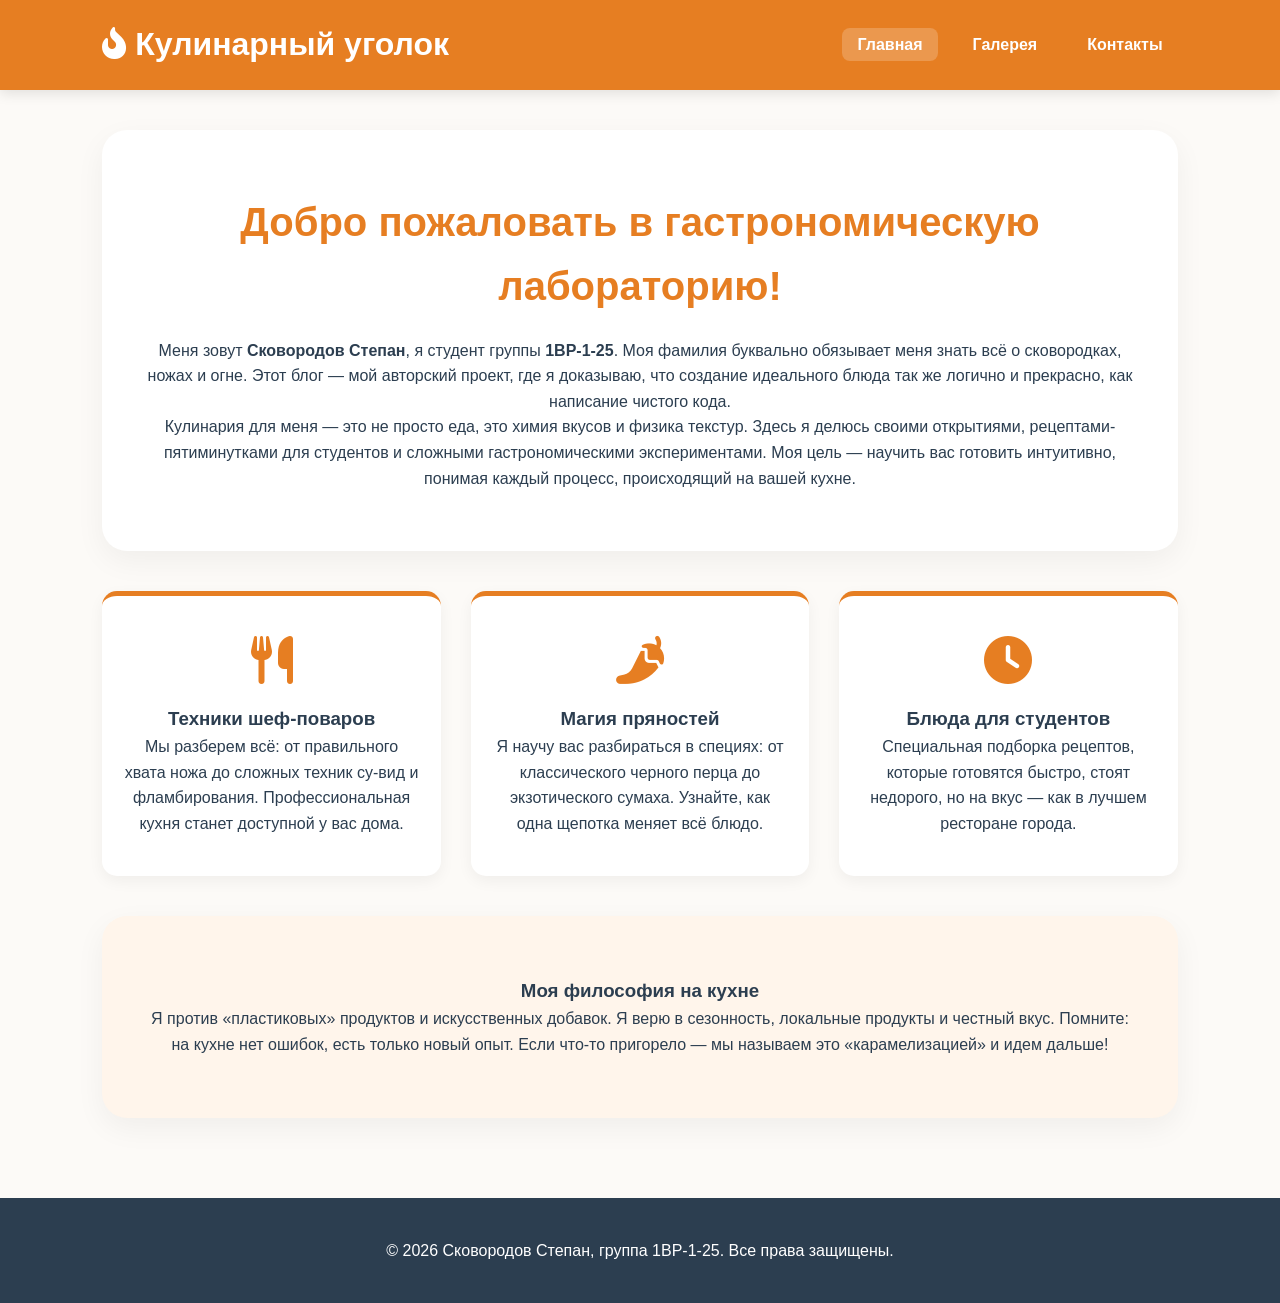
<file: index.html>
<!DOCTYPE html>
<html lang="ru">
<head>
    <meta charset="UTF-8">
    <meta name="viewport" content="width=device-width, initial-scale=1.0">
    <title>Главная — Сковородов Степан</title>
    <link rel="stylesheet" href="style.css">
    <link rel="stylesheet" href="https://cdnjs.cloudflare.com/ajax/libs/font-awesome/6.4.0/css/all.min.css">
</head>
<body>
    <header class="main-header">
        <div class="logo">
            <h1><i class="fas fa-fire-alt"></i> Кулинарный уголок</h1>
        </div>
        <nav class="main-nav">
            <ul class="nav-links">
                <li><a href="index.html" class="active">Главная</a></li>
                <li><a href="gallery.html">Галерея</a></li>
                <li><a href="contacts.html">Контакты</a></li>
            </ul>
        </nav>
    </header>
    <main>
        <section class="hero">
            <h2>Добро пожаловать в гастрономическую лабораторию!</h2>
            <p>Меня зовут <strong>Сковородов Степан</strong>, я студент группы <strong>1ВР-1-25</strong>. Моя фамилия буквально обязывает меня знать всё о сковородках, ножах и огне. Этот блог — мой авторский проект, где я доказываю, что создание идеального блюда так же логично и прекрасно, как написание чистого кода.</p>
            <p>Кулинария для меня — это не просто еда, это химия вкусов и физика текстур. Здесь я делюсь своими открытиями, рецептами-пятиминутками для студентов и сложными гастрономическими экспериментами. Моя цель — научить вас готовить интуитивно, понимая каждый процесс, происходящий на вашей кухне.</p>
        </section>
        <section class="features-grid">
            <div class="feature-card">
                <i class="fas fa-utensils"></i>
                <h3>Техники шеф-поваров</h3>
                <p>Мы разберем всё: от правильного хвата ножа до сложных техник су-вид и фламбирования. Профессиональная кухня станет доступной у вас дома.</p>
            </div>
            <div class="feature-card">
                <i class="fas fa-pepper-hot"></i>
                <h3>Магия пряностей</h3>
                <p>Я научу вас разбираться в специях: от классического черного перца до экзотического сумаха. Узнайте, как одна щепотка меняет всё блюдо.</p>
            </div>
            <div class="feature-card">
                <i class="fas fa-clock"></i>
                <h3>Блюда для студентов</h3>
                <p>Специальная подборка рецептов, которые готовятся быстро, стоят недорого, но на вкус — как в лучшем ресторане города.</p>
            </div>
        </section>
        <section class="hero" style="margin-top: 40px; background: #fff5eb;">
            <h3>Моя философия на кухне</h3>
            <p>Я против «пластиковых» продуктов и искусственных добавок. Я верю в сезонность, локальные продукты и честный вкус. Помните: на кухне нет ошибок, есть только новый опыт. Если что-то пригорело — мы называем это «карамелизацией» и идем дальше!</p>
        </section>
    </main>
    <footer>
        <p>© 2026 Сковородов Степан, группа 1ВР-1-25. Все права защищены.</p>
    </footer>
</body>
</html>
</file>
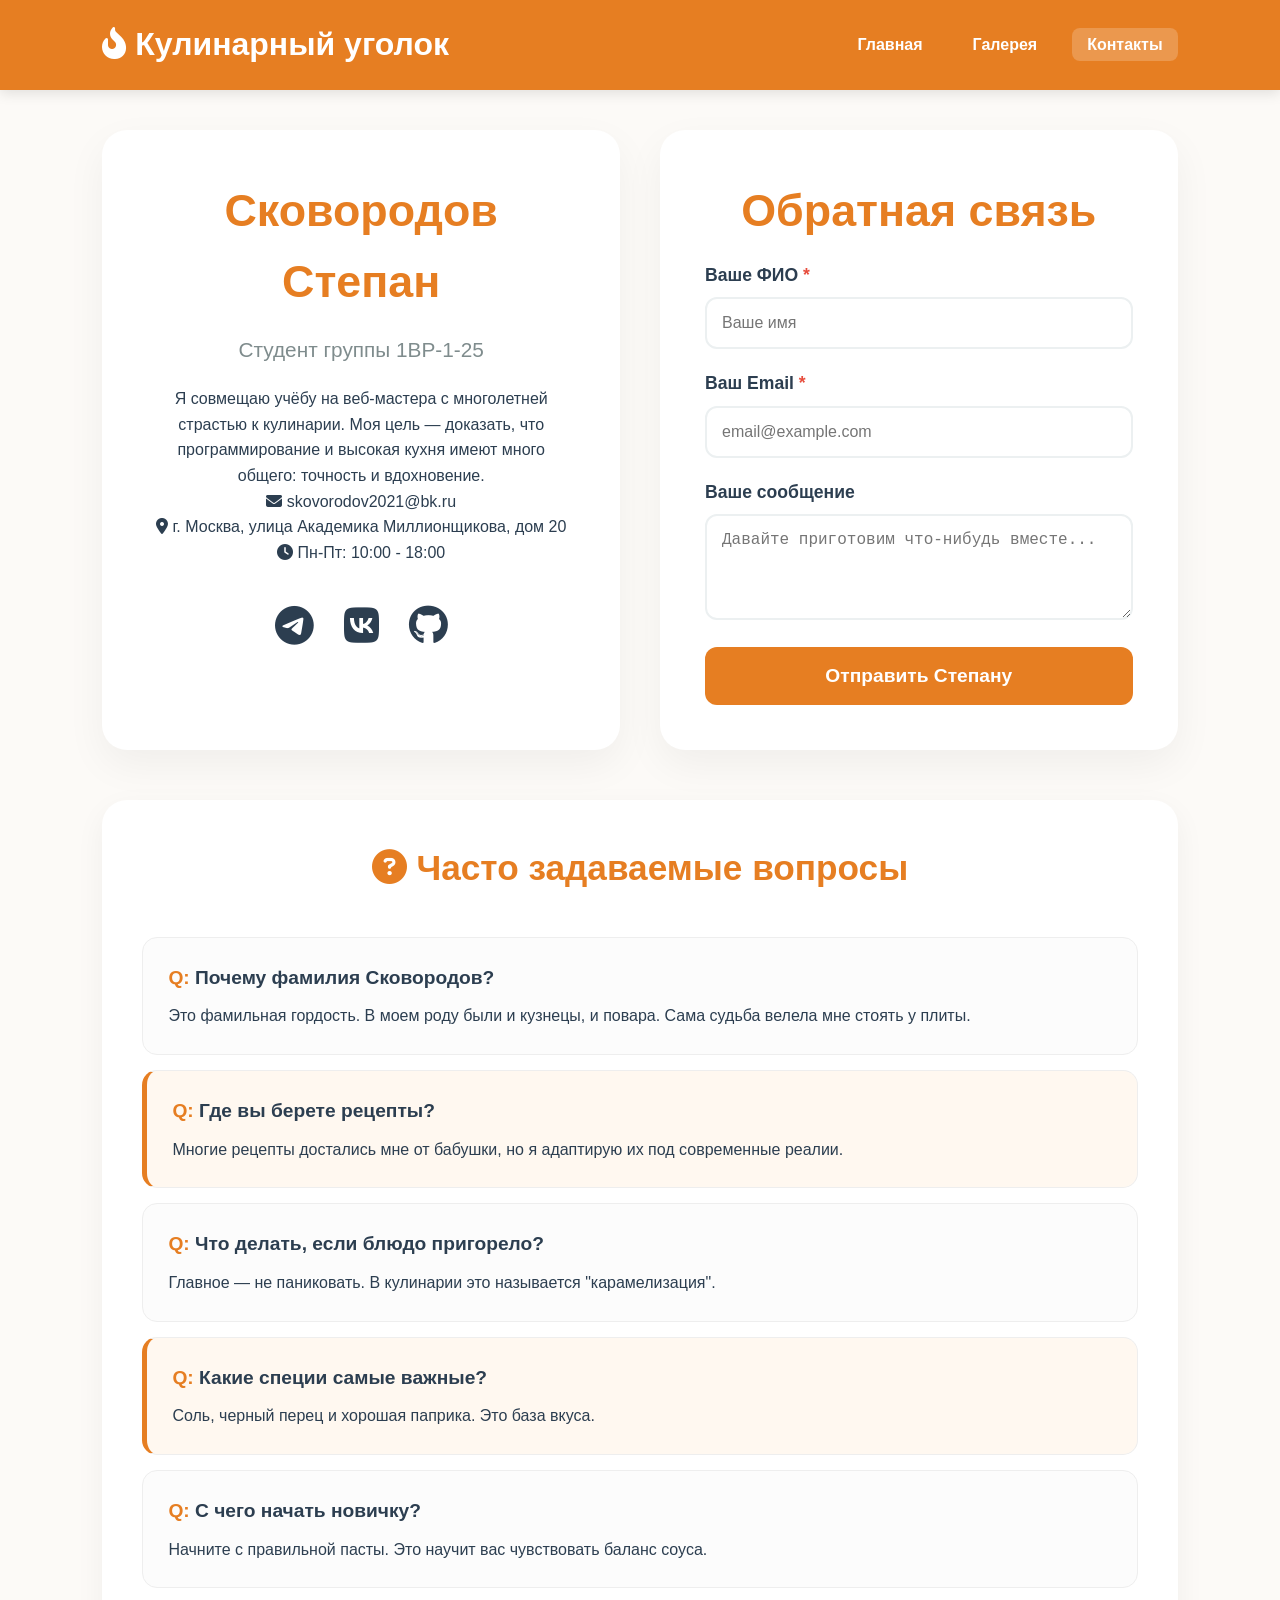
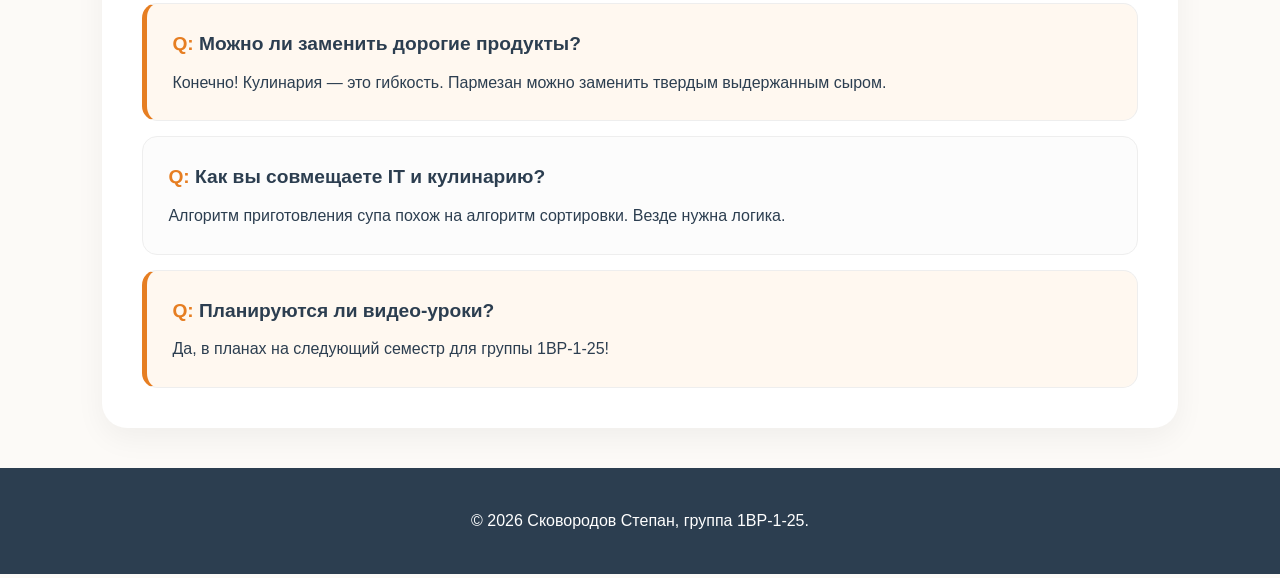
<file: contacts.html>
<!DOCTYPE html>
<html lang="ru">
<head>
    <meta charset="UTF-8">
    <meta name="viewport" content="width=device-width, initial-scale=1.0">
    <title>Контакты — Сковородов Степан</title>
    <link rel="stylesheet" href="style.css">
    <link rel="stylesheet" href="https://cdnjs.cloudflare.com/ajax/libs/font-awesome/6.4.0/css/all.min.css">
</head>
<body>
    <header class="main-header">
        <div class="logo">
            <h1><i class="fas fa-fire-alt"></i> Кулинарный уголок</h1>
        </div>
        <nav class="main-nav">
            <ul class="nav-links">
                <li><a href="index.html">Главная</a></li>
                <li><a href="gallery.html">Галерея</a></li>
                <li><a href="contacts.html" class="active">Контакты</a></li>
            </ul>
        </nav>
    </header>
    <main>
        <div class="contacts-container">
            <section class="contact-card">
                <h2 class="name-title">Сковородов Степан</h2>
                <p class="group-badge">Студент группы 1ВР-1-25</p>
                <div class="bio-text">
                    <p>Я совмещаю учёбу на веб-мастера с многолетней страстью к кулинарии. Моя цель — доказать, что программирование и высокая кухня имеют много общего: точность и вдохновение.</p>
                </div>
                <div class="detailed-contacts">
                    <p><i class="fas fa-envelope"></i> skovorodov2021@bk.ru</p>
                    <p><i class="fas fa-map-marker-alt"></i> г. Москва, улица Академика Миллионщикова, дом 20</p>
                    <p><i class="fas fa-clock"></i> Пн-Пт: 10:00 - 18:00</p>
                </div>
                <div class="large-icons">
                    <div class="large-icons">
    <a href="https://t.me/justxvix" target="_blank"><i class="fab fa-telegram"></i></a>
    
    <a href="https://vk.com/flor1alis" target="_blank"><i class="fab fa-vk"></i></a>
    
    <a href="https://github.com/AllSunn" target="_blank" rel="noopener noreferrer">
        <i class="fab fa-github"></i>
    </a>
</div>
                </div>
            </section>
            <section class="contact-form-section">
                <h2>Обратная связь</h2>
                <form class="feedback-form">
                    <div class="form-group">
                        <label class="required">Ваше ФИО</label>
                        <input type="text" placeholder="Ваше имя" required>
                    </div>
                    <div class="form-group">
                        <label class="required">Ваш Email</label>
                        <input type="email" placeholder="email@example.com" required>
                    </div>
                    <div class="form-group">
                        <label>Ваше сообщение</label>
                        <textarea rows="4" placeholder="Давайте приготовим что-нибудь вместе..."></textarea>
                    </div>
                    <button type="submit" class="submit-btn">Отправить Степану</button>
                </form>
            </section>
        </div>
        <section class="faq-section">
            <h2 class="faq-title"><i class="fas fa-question-circle"></i> Часто задаваемые вопросы</h2>
            <div class="faq-list">
                <div class="faq-item"><h4>Почему фамилия Сковородов?</h4><p>Это фамильная гордость. В моем роду были и кузнецы, и повара. Сама судьба велела мне стоять у плиты.</p></div>
                <div class="faq-item"><h4>Где вы берете рецепты?</h4><p>Многие рецепты достались мне от бабушки, но я адаптирую их под современные реалии.</p></div>
                <div class="faq-item"><h4>Что делать, если блюдо пригорело?</h4><p>Главное — не паниковать. В кулинарии это называется "карамелизация".</p></div>
                <div class="faq-item"><h4>Какие специи самые важные?</h4><p>Соль, черный перец и хорошая паприка. Это база вкуса.</p></div>
                <div class="faq-item"><h4>С чего начать новичку?</h4><p>Начните с правильной пасты. Это научит вас чувствовать баланс соуса.</p></div>
                <div class="faq-item"><h4>Можно ли заменить дорогие продукты?</h4><p>Конечно! Кулинария — это гибкость. Пармезан можно заменить твердым выдержанным сыром.</p></div>
                <div class="faq-item"><h4>Как вы совмещаете IT и кулинарию?</h4><p>Алгоритм приготовления супа похож на алгоритм сортировки. Везде нужна логика.</p></div>
                <div class="faq-item"><h4>Планируются ли видео-уроки?</h4><p>Да, в планах на следующий семестр для группы 1ВР-1-25!</p></div>
            </div>
        </section>
    </main>
    <footer>
        <p>© 2026 Сковородов Степан, группа 1ВР-1-25.</p>
    </footer>
</body>
</html>
</file>
<file: style.css>
* { margin: 0; padding: 0; box-sizing: border-box; }
body { font-family: 'Verdana', sans-serif; background-color: #fcfaf7; color: #2c3e50; line-height: 1.6; }
::selection { background-color: #e67e22; color: white; }

.main-header {
    display: flex; justify-content: space-between; align-items: center;
    padding: 1.2rem 8%; background-color: #e67e22; color: white;
    box-shadow: 0 4px 12px rgba(0,0,0,0.1); position: sticky; top: 0; z-index: 1000;
}
.nav-links { display: flex; list-style: none; gap: 20px; }
.nav-links a { color: white; text-decoration: none; font-weight: bold; padding: 8px 15px; transition: 0.3s; }
.nav-links a.active, .nav-links a:hover { background: rgba(255,255,255,0.2); border-radius: 8px; }

main { padding: 40px 8%; }
.hero { text-align: center; background: white; padding: 60px 40px; border-radius: 25px; box-shadow: 0 10px 30px rgba(0,0,0,0.05); margin-bottom: 40px; }
.hero h2 { font-size: 2.5rem; color: #e67e22; margin-bottom: 20px; }

.features-grid { display: flex; flex-wrap: wrap; gap: 30px; justify-content: center; margin-top: 40px; }
.feature-card { flex: 1 1 300px; max-width: 350px; background: white; padding: 40px 20px; border-radius: 15px; text-align: center; box-shadow: 0 5px 15px rgba(0,0,0,0.05); transition: 0.3s; border-top: 5px solid #e67e22; }
.feature-card:hover { transform: translateY(-10px); box-shadow: 0 15px 30px rgba(230, 126, 34, 0.15); }
.feature-card i { font-size: 3rem; color: #e67e22; margin-bottom: 20px; display: block; }

.stats-panel { background: white; padding: 15px; border-radius: 50px; display: flex; justify-content: center; gap: 40px; margin-bottom: 30px; box-shadow: 0 4px 10px rgba(0,0,0,0.05); font-weight: bold; }
.gallery-grid { display: grid; grid-template-columns: repeat(auto-fill, minmax(280px, 1fr)); gap: 30px; }
.image-card { background: white; border-radius: 18px; border: 1px solid #e0e0e0; overflow: hidden; display: flex; flex-direction: column; transition: 0.3s; }
.image-card:hover { transform: translateY(-8px); border-color: #e67e22; }
.card-image { width: 100%; height: 220px; position: relative; background: #eee; overflow: hidden; display: flex; justify-content: center; align-items: center; }
.card-image img { width: 100%; height: 100%; object-fit: cover; }
.image-overlay { position: absolute; top: 0; left: 0; width: 100%; height: 100%; background: rgba(0,0,0,0.4); display: flex; justify-content: center; align-items: center; opacity: 0; visibility: hidden; transition: 0.3s; z-index: 5; }
.image-card:hover .image-overlay { opacity: 1; visibility: visible; }
.like-btn { background: white; color: #e67e22; border: none; padding: 10px 20px; border-radius: 30px; font-weight: bold; cursor: pointer; }
.like-btn.liked { background: #e74c3c !important; color: white !important; }
.card-content { padding: 20px; text-align: center; border-top: 1px solid #f5f5f5; flex-grow: 1; }

.contacts-container { display: flex; flex-wrap: wrap; gap: 40px; justify-content: center; align-items: stretch; margin-bottom: 50px; }
.contact-card, .contact-form-section { flex: 1 1 500px; background: white; padding: 45px; border-radius: 25px; box-shadow: 0 15px 40px rgba(0,0,0,0.05); text-align: center; }
.name-title, .contact-form-section h2 { font-size: 2.8rem; color: #e67e22; margin-bottom: 15px; }
.group-badge { font-size: 1.3rem; color: #7f8c8d; margin-bottom: 20px; }
.large-icons { display: flex; justify-content: center; gap: 30px; margin-top: 20px; }
.large-icons i { font-size: 2.5rem; color: #2c3e50; transition: 0.3s; }
.large-icons i:hover { color: #e67e22; transform: scale(1.2); }
.feedback-form { text-align: left; }
.form-group { margin-bottom: 20px; }
.form-group label { display: block; font-weight: bold; margin-bottom: 8px; font-size: 1.1rem; }
.form-group input, .form-group textarea { width: 100%; padding: 15px; border: 2px solid #ecf0f1; border-radius: 12px; font-size: 1rem; }
.required::after { content: " *"; color: #e74c3c; }
.submit-btn { background: #e67e22; color: white; border: none; padding: 18px; border-radius: 12px; width: 100%; font-size: 1.2rem; font-weight: bold; cursor: pointer; }

.faq-section { margin-top: 50px; background: white; padding: 40px; border-radius: 25px; box-shadow: 0 10px 30px rgba(0,0,0,0.05); }
.faq-title { text-align: center; font-size: 2.2rem; color: #e67e22; margin-bottom: 40px; }
.faq-list { display: flex; flex-direction: column; gap: 15px; }
.faq-item { padding: 25px; border-radius: 15px; background-color: #fcfcfc; border: 1px solid #eee; transition: 0.3s; text-align: left; }
.faq-item:nth-child(even) { background-color: #fff8f0; border-left: 5px solid #e67e22; }
.faq-item h4 { font-size: 1.2rem; color: #2c3e50; margin-bottom: 10px; }
.faq-item h4::before { content: "Q: "; color: #e67e22; }
.faq-item:hover { transform: translateX(10px); border-color: #e67e22; }

footer { text-align: center; padding: 40px; background: #2c3e50; color: white; }
@media (max-width: 768px) { .main-header { flex-direction: column; } .nav-links { margin-top: 15px; } .name-title, .contact-form-section h2 { font-size: 2rem; } }
</file>
